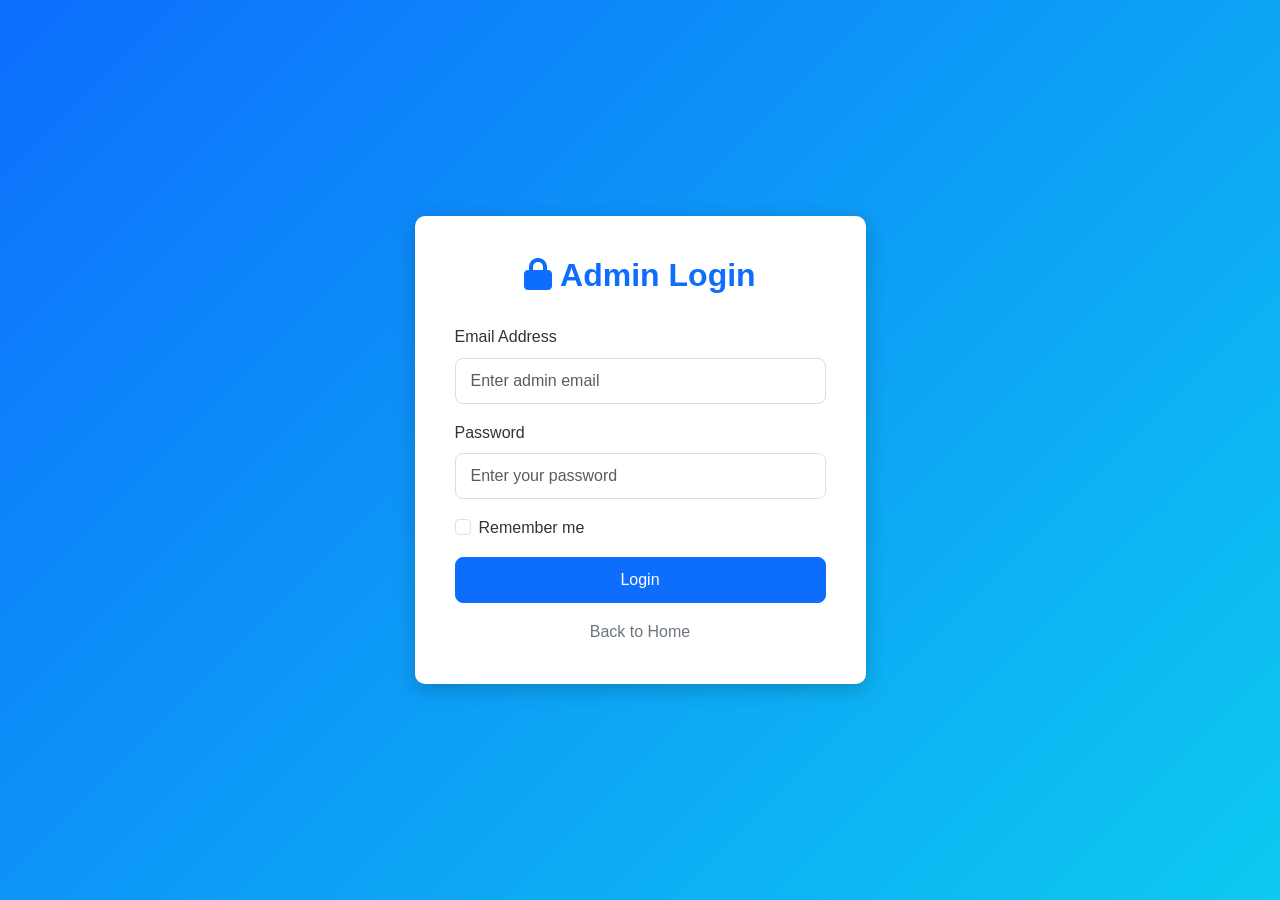
<file: frontend/admin/login.html>
<!DOCTYPE html>
<html lang="en">
<head>
    <meta charset="UTF-8">
    <meta name="viewport" content="width=device-width, initial-scale=1.0">
    <title>Admin Login - Hospital Booking System</title>
    <link href="https://cdnjs.cloudflare.com/ajax/libs/bootstrap/5.3.0/css/bootstrap.min.css" rel="stylesheet">
    <link href="https://cdnjs.cloudflare.com/ajax/libs/font-awesome/6.4.0/css/all.min.css" rel="stylesheet">
    <link href="../css/style.css" rel="stylesheet">
    <style>
        .login-container {
            min-height: 100vh;
            display: flex;
            align-items: center;
            background: linear-gradient(135deg, #0d6efd 0%, #0dcaf0 100%);
        }
        .login-card {
            border-radius: 10px;
            box-shadow: 0 5px 20px rgba(0, 0, 0, 0.2);
            background: white;
            padding: 40px;
        }
        .login-card h2 {
            color: #0d6efd;
            margin-bottom: 30px;
            text-align: center;
            font-weight: bold;
        }
    </style>
</head>
<body>
    <div class="login-container">
        <div class="container">
            <div class="row justify-content-center">
                <div class="col-md-5">
                    <div class="login-card">
                        <h2><i class="fas fa-lock"></i> Admin Login</h2>
                        
                        <form id="loginForm">
                            <div class="mb-3">
                                <label for="email" class="form-label">Email Address</label>
                                <input type="email" class="form-control" id="email" placeholder="Enter admin email" required>
                            </div>
                            
                            <div class="mb-3">
                                <label for="password" class="form-label">Password</label>
                                <input type="password" class="form-control" id="password" placeholder="Enter your password" required>
                            </div>
                            
                            <div class="mb-3 form-check">
                                <input type="checkbox" class="form-check-input" id="remember">
                                <label class="form-check-label" for="remember">Remember me</label>
                            </div>
                            
                            <button type="submit" class="btn btn-primary w-100 mb-3">Login</button>
                            
                            <div class="text-center">
                                <a href="../index.html" class="text-decoration-none text-secondary">Back to Home</a>
                            </div>
                        </form>
                    </div>
                </div>
            </div>
        </div>
    </div>

    <script src="https://cdnjs.cloudflare.com/ajax/libs/bootstrap/5.3.0/js/bootstrap.bundle.min.js"></script>
    <script src="../js/main.js"></script>
</body>
</html>
</file>
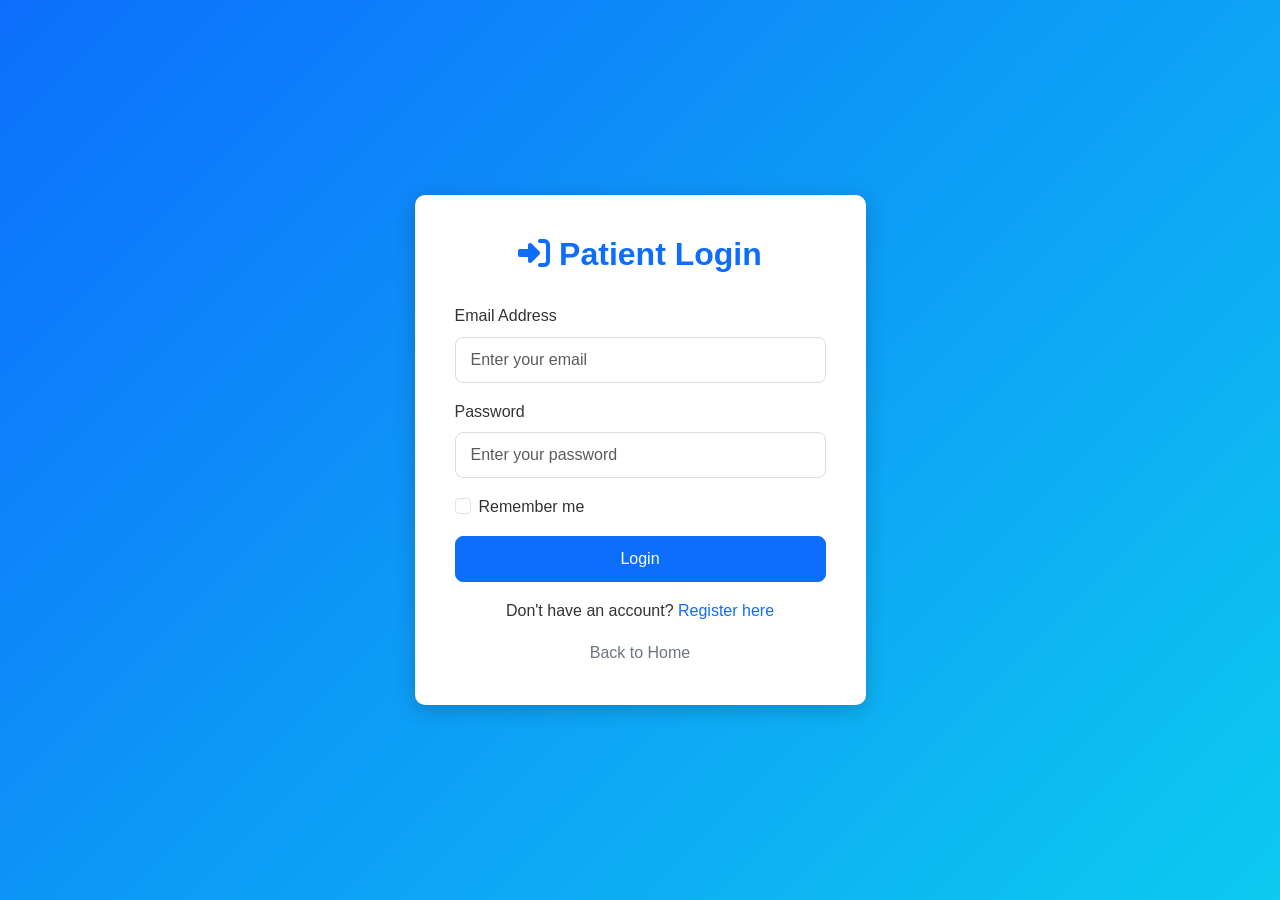
<file: frontend/patient/dashboard.html>
<!DOCTYPE html>
<html lang="en">
<head>
    <meta charset="UTF-8">
    <meta name="viewport" content="width=device-width, initial-scale=1.0">
    <title>Patient Dashboard - Hospital Booking System</title>
    <link href="https://cdnjs.cloudflare.com/ajax/libs/bootstrap/5.3.0/css/bootstrap.min.css" rel="stylesheet">
    <link href="https://cdnjs.cloudflare.com/ajax/libs/font-awesome/6.4.0/css/all.min.css" rel="stylesheet">
    <link href="../css/style.css" rel="stylesheet">
</head>
<body>
    <!-- Navigation -->
    <nav class="navbar navbar-expand-lg navbar-dark bg-primary sticky-top">
        <div class="container-fluid">
            <a class="navbar-brand" href="../index.html">
                <i class="fas fa-hospital"></i> Hospital Booking
            </a>
            <button class="navbar-toggler" type="button" data-bs-toggle="collapse" data-bs-target="#navbarNav">
                <span class="navbar-toggler-icon"></span>
            </button>
            <div class="collapse navbar-collapse" id="navbarNav">
                <ul class="navbar-nav ms-auto">
                    <li class="nav-item">
                        <a class="nav-link" href="#" onclick="logout()">Logout</a>
                    </li>
                </ul>
            </div>
        </div>
    </nav>

    <!-- Main Content -->
    <div class="dashboard-container">
        <div class="container-fluid py-4">
            <div class="row mb-4">
                <div class="col">
                    <h2>Welcome to Your Dashboard</h2>
                </div>
            </div>

            <!-- Quick Stats -->
            <div class="row mb-4">
                <div class="col-md-3 mb-3">
                    <div class="card text-white bg-primary">
                        <div class="card-body">
                            <div class="d-flex justify-content-between align-items-center">
                                <div>
                                    <h6 class="card-title">Upcoming Appointments</h6>
                                    <h3 id="upcomingCount">0</h3>
                                </div>
                                <i class="fas fa-calendar fa-3x opacity-50"></i>
                            </div>
                        </div>
                    </div>
                </div>
                <div class="col-md-3 mb-3">
                    <div class="card text-white bg-success">
                        <div class="card-body">
                            <div class="d-flex justify-content-between align-items-center">
                                <div>
                                    <h6 class="card-title">Completed Appointments</h6>
                                    <h3 id="completedCount">0</h3>
                                </div>
                                <i class="fas fa-check-circle fa-3x opacity-50"></i>
                            </div>
                        </div>
                    </div>
                </div>
                <div class="col-md-3 mb-3">
                    <div class="card text-white bg-warning">
                        <div class="card-body">
                            <div class="d-flex justify-content-between align-items-center">
                                <div>
                                    <h6 class="card-title">Pending Follow-ups</h6>
                                    <h3 id="followupCount">0</h3>
                                </div>
                                <i class="fas fa-clipboard-list fa-3x opacity-50"></i>
                            </div>
                        </div>
                    </div>
                </div>
                <div class="col-md-3 mb-3">
                    <div class="card text-white bg-info">
                        <div class="card-body">
                            <div class="d-flex justify-content-between align-items-center">
                                <div>
                                    <h6 class="card-title">Total Consultations</h6>
                                    <h3 id="totalCount">0</h3>
                                </div>
                                <i class="fas fa-stethoscope fa-3x opacity-50"></i>
                            </div>
                        </div>
                    </div>
                </div>
            </div>

            <!-- Actions -->
            <div class="row mb-4">
                <div class="col">
                    <a href="booking.html" class="btn btn-primary me-2">
                        <i class="fas fa-plus"></i> Book Appointment
                    </a>
                    <a href="appointments.html" class="btn btn-secondary me-2">
                        <i class="fas fa-calendar-alt"></i> View Appointments
                    </a>
                    <a href="profile.html" class="btn btn-info">
                        <i class="fas fa-user"></i> My Profile
                    </a>
                </div>
            </div>

            <!-- Upcoming Appointments -->
            <div class="row">
                <div class="col-lg-8">
                    <div class="card">
                        <div class="card-header">
                            <h5 class="mb-0">Upcoming Appointments</h5>
                        </div>
                        <div class="card-body">
                            <div id="appointmentsList">Loading...</div>
                        </div>
                    </div>
                </div>
                <div class="col-lg-4">
                    <div class="card">
                        <div class="card-header">
                            <h5 class="mb-0">Quick Actions</h5>
                        </div>
                        <div class="card-body">
                            <div class="list-group">
                                <a href="booking.html" class="list-group-item list-group-item-action">
                                    <i class="fas fa-plus text-primary"></i> New Appointment
                                </a>
                                <a href="appointments.html" class="list-group-item list-group-item-action">
                                    <i class="fas fa-history text-info"></i> Appointment History
                                </a>
                                <a href="profile.html" class="list-group-item list-group-item-action">
                                    <i class="fas fa-user text-success"></i> Edit Profile
                                </a>
                                <a href="#" class="list-group-item list-group-item-action">
                                    <i class="fas fa-cog text-secondary"></i> Settings
                                </a>
                            </div>
                        </div>
                    </div>
                </div>
            </div>
        </div>
    </div>

    <script src="https://cdnjs.cloudflare.com/ajax/libs/bootstrap/5.3.0/js/bootstrap.bundle.min.js"></script>
    <script src="../js/main.js"></script>
    <script src="../js/dashboard.js"></script>
</body>
</html>
</file>
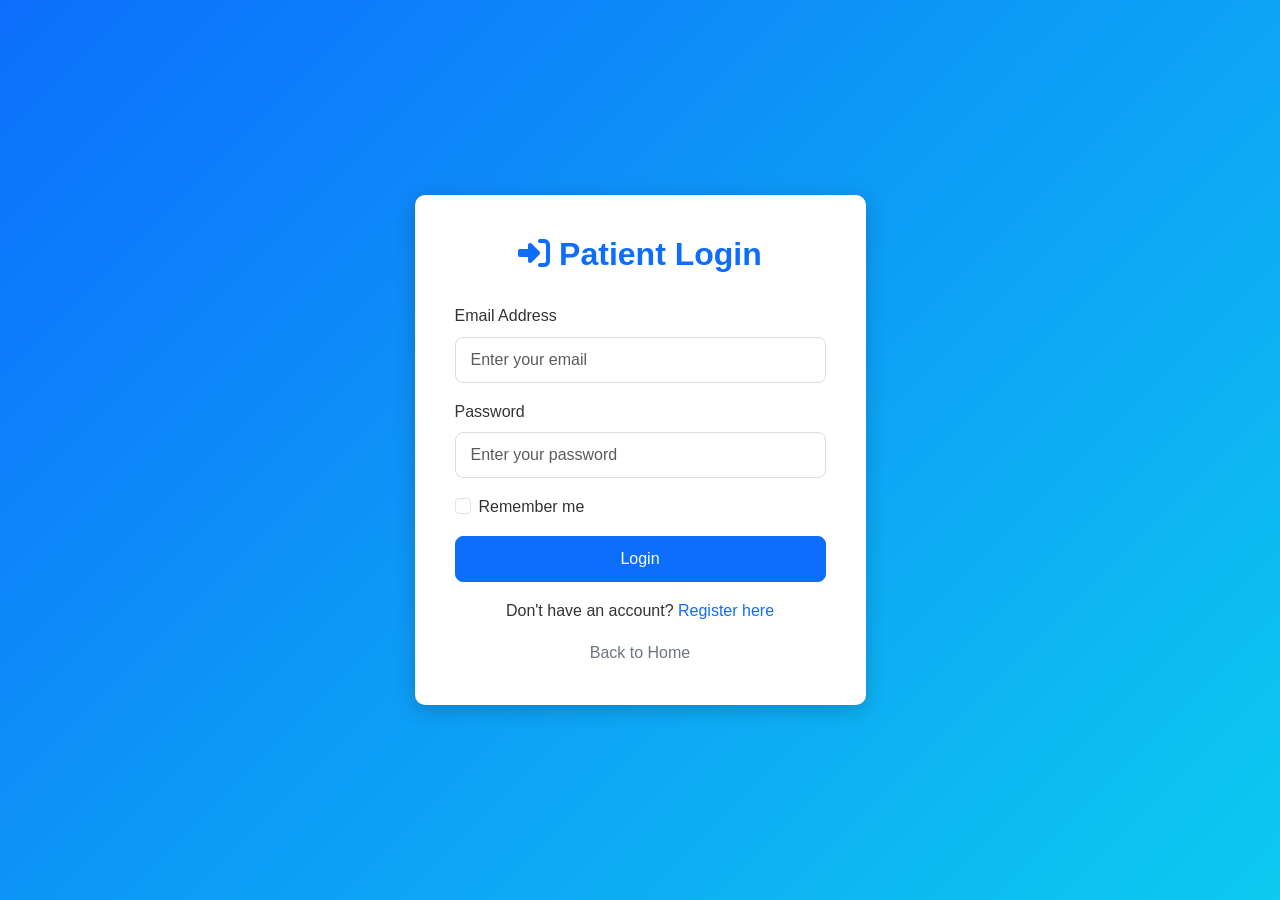
<file: frontend/patient/login.html>
<!DOCTYPE html>
<html lang="en">
<head>
    <meta charset="UTF-8">
    <meta name="viewport" content="width=device-width, initial-scale=1.0">
    <title>Patient Login - Hospital Booking System</title>
    <link href="https://cdnjs.cloudflare.com/ajax/libs/bootstrap/5.3.0/css/bootstrap.min.css" rel="stylesheet">
    <link href="https://cdnjs.cloudflare.com/ajax/libs/font-awesome/6.4.0/css/all.min.css" rel="stylesheet">
    <link href="../css/style.css" rel="stylesheet">
    <style>
        .login-container {
            min-height: 100vh;
            display: flex;
            align-items: center;
            background: linear-gradient(135deg, #0d6efd 0%, #0dcaf0 100%);
        }
        .login-card {
            border-radius: 10px;
            box-shadow: 0 5px 20px rgba(0, 0, 0, 0.2);
            background: white;
            padding: 40px;
        }
        .login-card h2 {
            color: #0d6efd;
            margin-bottom: 30px;
            text-align: center;
            font-weight: bold;
        }
    </style>
</head>
<body>
    <div class="login-container">
        <div class="container">
            <div class="row justify-content-center">
                <div class="col-md-5">
                    <div class="login-card">
                        <h2><i class="fas fa-sign-in-alt"></i> Patient Login</h2>
                        
                        <form id="loginForm">
                            <div class="mb-3">
                                <label for="email" class="form-label">Email Address</label>
                                <input type="email" class="form-control" id="email" placeholder="Enter your email" required>
                            </div>
                            
                            <div class="mb-3">
                                <label for="password" class="form-label">Password</label>
                                <input type="password" class="form-control" id="password" placeholder="Enter your password" required>
                            </div>
                            
                            <div class="mb-3 form-check">
                                <input type="checkbox" class="form-check-input" id="remember">
                                <label class="form-check-label" for="remember">Remember me</label>
                            </div>
                            
                            <button type="submit" class="btn btn-primary w-100 mb-3">Login</button>
                            
                            <div class="text-center">
                                <p>Don't have an account? <a href="register.html" class="text-decoration-none">Register here</a></p>
                                <a href="../index.html" class="text-decoration-none text-secondary">Back to Home</a>
                            </div>
                        </form>
                    </div>
                </div>
            </div>
        </div>
    </div>

    <script src="https://cdnjs.cloudflare.com/ajax/libs/bootstrap/5.3.0/js/bootstrap.bundle.min.js"></script>
    <script src="../js/main.js"></script>
</body>
</html>
</file>
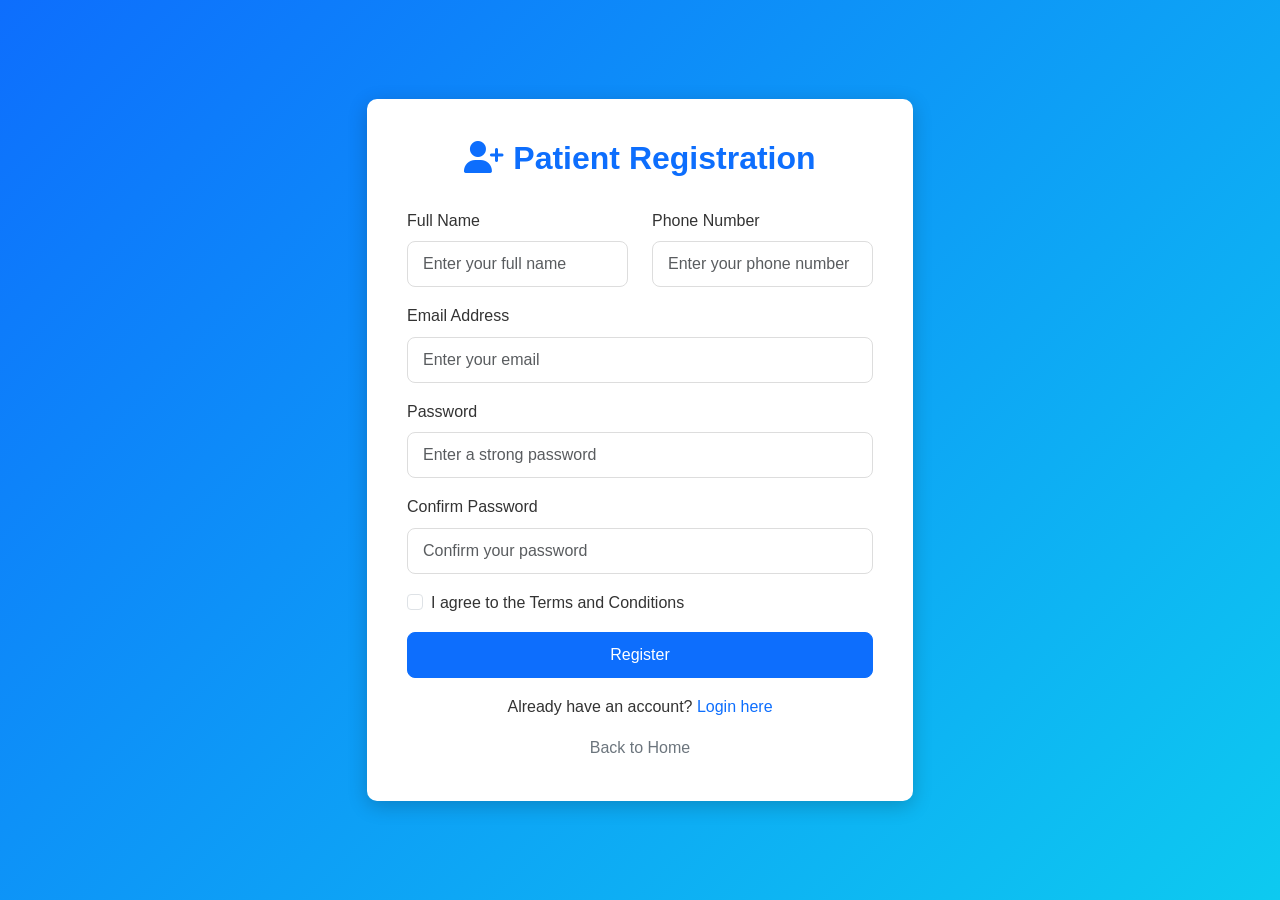
<file: frontend/patient/register.html>
<!DOCTYPE html>
<html lang="en">
<head>
    <meta charset="UTF-8">
    <meta name="viewport" content="width=device-width, initial-scale=1.0">
    <title>Patient Registration - Hospital Booking System</title>
    <link href="https://cdnjs.cloudflare.com/ajax/libs/bootstrap/5.3.0/css/bootstrap.min.css" rel="stylesheet">
    <link href="https://cdnjs.cloudflare.com/ajax/libs/font-awesome/6.4.0/css/all.min.css" rel="stylesheet">
    <link href="../css/style.css" rel="stylesheet">
    <style>
        .register-container {
            min-height: 100vh;
            display: flex;
            align-items: center;
            background: linear-gradient(135deg, #0d6efd 0%, #0dcaf0 100%);
            padding: 20px 0;
        }
        .register-card {
            border-radius: 10px;
            box-shadow: 0 5px 20px rgba(0, 0, 0, 0.2);
            background: white;
            padding: 40px;
        }
        .register-card h2 {
            color: #0d6efd;
            margin-bottom: 30px;
            text-align: center;
            font-weight: bold;
        }
    </style>
</head>
<body>
    <div class="register-container">
        <div class="container">
            <div class="row justify-content-center">
                <div class="col-md-6">
                    <div class="register-card">
                        <h2><i class="fas fa-user-plus"></i> Patient Registration</h2>
                        
                        <form id="registerForm">
                            <div class="row">
                                <div class="col-md-6 mb-3">
                                    <label for="fullName" class="form-label">Full Name</label>
                                    <input type="text" class="form-control" id="fullName" placeholder="Enter your full name" required>
                                </div>
                                
                                <div class="col-md-6 mb-3">
                                    <label for="phone" class="form-label">Phone Number</label>
                                    <input type="tel" class="form-control" id="phone" placeholder="Enter your phone number">
                                </div>
                            </div>
                            
                            <div class="mb-3">
                                <label for="email" class="form-label">Email Address</label>
                                <input type="email" class="form-control" id="email" placeholder="Enter your email" required>
                            </div>
                            
                            <div class="mb-3">
                                <label for="password" class="form-label">Password</label>
                                <input type="password" class="form-control" id="password" placeholder="Enter a strong password" required>
                            </div>
                            
                            <div class="mb-3">
                                <label for="confirmPassword" class="form-label">Confirm Password</label>
                                <input type="password" class="form-control" id="confirmPassword" placeholder="Confirm your password" required>
                            </div>
                            
                            <div class="mb-3 form-check">
                                <input type="checkbox" class="form-check-input" id="agreeTerms" required>
                                <label class="form-check-label" for="agreeTerms">
                                    I agree to the Terms and Conditions
                                </label>
                            </div>
                            
                            <button type="submit" class="btn btn-primary w-100 mb-3">Register</button>
                            
                            <div class="text-center">
                                <p>Already have an account? <a href="login.html" class="text-decoration-none">Login here</a></p>
                                <a href="../index.html" class="text-decoration-none text-secondary">Back to Home</a>
                            </div>
                        </form>
                    </div>
                </div>
            </div>
        </div>
    </div>

    <script src="https://cdnjs.cloudflare.com/ajax/libs/bootstrap/5.3.0/js/bootstrap.bundle.min.js"></script>
    <script src="../js/main.js"></script>
</body>
</html>
</file>
<file: frontend/css/style.css>
/* Global Styles */
:root {
    --primary-color: #0d6efd;
    --secondary-color: #6c757d;
    --success-color: #198754;
    --danger-color: #dc3545;
    --warning-color: #ffc107;
    --info-color: #0dcaf0;
}

* {
    margin: 0;
    padding: 0;
    box-sizing: border-box;
}

body {
    font-family: 'Segoe UI', Tahoma, Geneva, Verdana, sans-serif;
    line-height: 1.6;
    color: #333;
}

/* Navigation */
.navbar-brand {
    font-weight: bold;
    font-size: 1.5rem;
}

/* Hero Section */
.hero-section {
    background: linear-gradient(135deg, #0d6efd 0%, #0dcaf0 100%);
    color: white;
}

.hero-section h1 {
    color: white;
}

.hero-section p {
    color: rgba(255, 255, 255, 0.9);
}

/* Feature Cards */
.feature-card {
    transition: transform 0.3s ease, box-shadow 0.3s ease;
    border: none;
    border-radius: 10px;
    box-shadow: 0 2px 10px rgba(0, 0, 0, 0.1);
}

.feature-card:hover {
    transform: translateY(-10px);
    box-shadow: 0 5px 20px rgba(0, 0, 0, 0.15);
}

/* Stats Box */
.stat-item {
    padding: 20px;
    background: white;
    border-radius: 8px;
    box-shadow: 0 2px 10px rgba(0, 0, 0, 0.1);
}

.stat-item h4 {
    font-size: 2rem;
    font-weight: bold;
    margin-bottom: 5px;
}

.stat-item p {
    color: #666;
    margin: 0;
}

/* Forms */
.form-control, .form-select {
    border-radius: 8px;
    border: 1px solid #ddd;
    padding: 10px 15px;
}

.form-control:focus, .form-select:focus {
    border-color: var(--primary-color);
    box-shadow: 0 0 0 0.2rem rgba(13, 110, 253, 0.25);
}

/* Buttons */
.btn {
    border-radius: 8px;
    font-weight: 500;
    padding: 10px 20px;
    transition: all 0.3s ease;
}

.btn-primary {
    background: var(--primary-color);
    border-color: var(--primary-color);
}

.btn-primary:hover {
    background: #0b5ed7;
    border-color: #0b5ed7;
    transform: translateY(-2px);
    box-shadow: 0 5px 15px rgba(13, 110, 253, 0.3);
}

/* Cards */
.card {
    border-radius: 10px;
    border: 1px solid #eee;
    box-shadow: 0 2px 10px rgba(0, 0, 0, 0.05);
}

.card-header {
    background: #f8f9fa;
    border-bottom: 2px solid #eee;
    font-weight: 600;
}

/* Appointment Cards */
.appointment-card {
    border-left: 5px solid var(--primary-color);
    padding: 15px;
    margin-bottom: 15px;
    border-radius: 8px;
    background: white;
}

.appointment-card.pending {
    border-left-color: var(--warning-color);
}

.appointment-card.confirmed {
    border-left-color: var(--success-color);
}

.appointment-card.cancelled {
    border-left-color: var(--danger-color);
}

/* Status Badges */
.badge {
    padding: 8px 12px;
    border-radius: 20px;
    font-weight: 500;
}

.badge-pending {
    background: var(--warning-color);
    color: #333;
}

.badge-confirmed {
    background: var(--success-color);
    color: white;
}

.badge-completed {
    background: var(--info-color);
    color: white;
}

.badge-cancelled {
    background: var(--danger-color);
    color: white;
}

/* Tables */
table {
    margin-top: 20px;
}

table th {
    background: #f8f9fa;
    font-weight: 600;
    border-bottom: 2px solid #dee2e6;
}

table tbody tr {
    transition: background 0.2s ease;
}

table tbody tr:hover {
    background: #f8f9fa;
}

/* Alerts */
.alert {
    border-radius: 8px;
    border: none;
    padding: 15px 20px;
}

.alert-success {
    background: #d1e7dd;
    color: #0f5132;
}

.alert-danger {
    background: #f8d7da;
    color: #842029;
}

.alert-info {
    background: #d1ecf1;
    color: #0c5460;
}

/* Dashboard */
.dashboard-container {
    min-height: 100vh;
    background: #f5f5f5;
}

.sidebar {
    background: #2c3e50;
    min-height: 100vh;
    padding: 20px 0;
}

.sidebar .nav-link {
    color: #ecf0f1;
    padding: 15px 25px;
    transition: all 0.3s ease;
}

.sidebar .nav-link:hover {
    background: #34495e;
    padding-left: 35px;
}

.sidebar .nav-link.active {
    background: var(--primary-color);
    color: white;
}

/* Calendar */
.calendar-table {
    background: white;
    border-radius: 10px;
    overflow: hidden;
    box-shadow: 0 2px 10px rgba(0, 0, 0, 0.1);
}

.calendar-table .day-cell {
    padding: 15px;
    text-align: center;
    border: 1px solid #eee;
    min-height: 100px;
    position: relative;
}

.calendar-table .day-cell.today {
    background: #e3f2fd;
}

.calendar-table .day-cell .appointment {
    background: var(--primary-color);
    color: white;
    padding: 5px;
    border-radius: 4px;
    font-size: 0.85rem;
    margin-top: 5px;
}

/* Responsive */
@media (max-width: 768px) {
    .feature-card {
        margin-bottom: 20px;
    }
    
    .hero-section h1 {
        font-size: 2rem;
    }
    
    .sidebar {
        position: relative;
    }
}

/* Loading Spinner */
.spinner {
    border: 4px solid #f3f3f3;
    border-top: 4px solid var(--primary-color);
    border-radius: 50%;
    width: 40px;
    height: 40px;
    animation: spin 1s linear infinite;
}

@keyframes spin {
    0% { transform: rotate(0deg); }
    100% { transform: rotate(360deg); }
}

/* Utility Classes */
.text-primary {
    color: var(--primary-color) !important;
}

.bg-light-primary {
    background: rgba(13, 110, 253, 0.1);
}

.border-primary {
    border-color: var(--primary-color) !important;
}

.rounded-lg {
    border-radius: 10px;
}

.shadow-lg {
    box-shadow: 0 5px 20px rgba(0, 0, 0, 0.1) !important;
}
</file>
